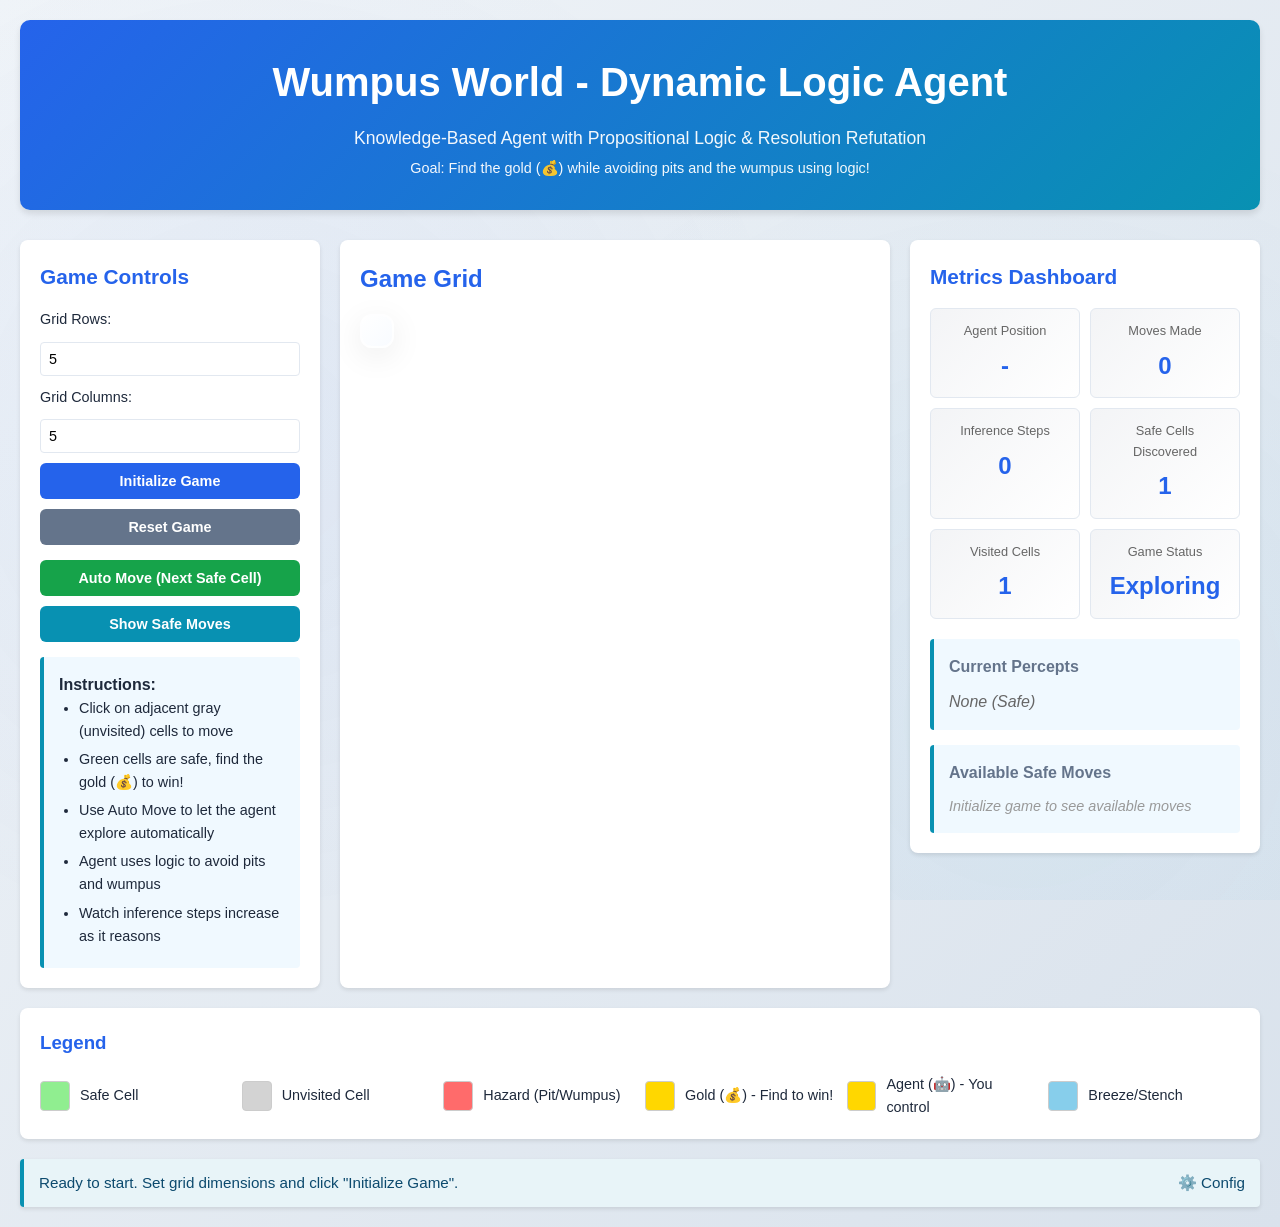
<file: index.html>
<!DOCTYPE html>
<html lang="en">
<head>
    <meta charset="UTF-8">
    <meta name="viewport" content="width=device-width, initial-scale=1.0">
    <title>Wumpus World - Logic Agent</title>
    <link rel="stylesheet" href="style.css">
</head>
<body>
    <div class="container">
        <!-- Header -->
        <header class="header">
            <h1> Wumpus World - Dynamic Logic Agent</h1>
            <p class="subtitle">Knowledge-Based Agent with Propositional Logic & Resolution Refutation</p>
            <p class="subtitle" style="font-size: 0.9em; margin-top: 5px;"> Goal: Find the gold (💰) while avoiding pits and the wumpus using logic!</p>
        </header>

        <!-- Main Content -->
        <div class="content">
            <!-- Control Panel -->
            <div class="control-panel">
                <h2>Game Controls</h2>
                
                <div class="control-group">
                    <label for="gridRows">Grid Rows:</label>
                    <input type="number" id="gridRows" min="3" max="10" value="5">
                    
                    <label for="gridCols">Grid Columns:</label>
                    <input type="number" id="gridCols" min="3" max="10" value="5">
                    
                    <button id="btnInit" class="btn btn-primary">Initialize Game</button>
                    <button id="btnReset" class="btn btn-secondary">Reset Game</button>
                </div>
                
                <div class="control-group">
                    <button id="btnAutoMove" class="btn btn-success">Auto Move (Next Safe Cell)</button>
                    <button id="btnGetSafeMoves" class="btn btn-info">Show Safe Moves</button>
                </div>

                <div class="info-box">
                    <p><strong>Instructions:</strong></p>
                    <ul>
                        <li>Click on adjacent gray (unvisited) cells to move</li>
                        <li>Green cells are safe, find the gold (💰) to win!</li>
                        <li>Use Auto Move to let the agent explore automatically</li>
                        <li>Agent uses logic to avoid pits and wumpus</li>
                        <li>Watch inference steps increase as it reasons</li>
                    </ul>
                </div>
            </div>

            <!-- Grid Display -->
            <div class="grid-section">
                <h2>Game Grid</h2>
                <div id="gameGrid" class="game-grid"></div>
            </div>

            <!-- Metrics Dashboard -->
            <div class="metrics-panel">
                <h2>Metrics Dashboard</h2>
                
                <div class="metrics-grid">
                    <div class="metric-card">
                        <div class="metric-label">Agent Position</div>
                        <div class="metric-value" id="agentPos">-</div>
                    </div>
                    
                    <div class="metric-card">
                        <div class="metric-label">Moves Made</div>
                        <div class="metric-value" id="moveCount">0</div>
                    </div>
                    
                    <div class="metric-card">
                        <div class="metric-label">Inference Steps</div>
                        <div class="metric-value" id="inferenceCount">0</div>
                    </div>
                    
                    <div class="metric-card">
                        <div class="metric-label">Safe Cells Discovered</div>
                        <div class="metric-value" id="safeCellCount">1</div>
                    </div>
                    
                    <div class="metric-card">
                        <div class="metric-label">Visited Cells</div>
                        <div class="metric-value" id="visitedCount">1</div>
                    </div>
                    
                    <div class="metric-card">
                        <div class="metric-label">Game Status</div>
                        <div class="metric-value" id="gameStatus">Exploring</div>
                    </div>
                </div>

                <div class="percepts-box">
                    <h3>Current Percepts</h3>
                    <div id="perceptsList" class="percepts-list">
                        <span class="percept-none">None (Safe)</span>
                    </div>
                </div>

                <div class="safe-moves-box">
                    <h3>Available Safe Moves</h3>
                    <div id="safeMovesList" class="safe-moves-list">
                        <p class="info-text">Initialize game to see available moves</p>
                    </div>
                </div>
            </div>
        </div>

        <!-- Legend -->
        <div class="legend">
            <h3>Legend</h3>
            <div class="legend-items">
                <div class="legend-item">
                    <div class="legend-color" style="background-color: #90EE90;"></div>
                    <span>Safe Cell</span>
                </div>
                <div class="legend-item">
                    <div class="legend-color" style="background-color: #D3D3D3;"></div>
                    <span>Unvisited Cell</span>
                </div>
                <div class="legend-item">
                    <div class="legend-color" style="background-color: #FF6B6B;"></div>
                    <span>Hazard (Pit/Wumpus)</span>
                </div>
                <div class="legend-item">
                    <div class="legend-color" style="background-color: #FFD700;"></div>
                    <span>Gold (💰) - Find to win!</span>
                </div>
                <div class="legend-item">
                    <div class="legend-color" style="background-color: #FFD700;"></div>
                    <span>Agent (🤖) - You control</span>
                </div>
                <div class="legend-item">
                    <div class="legend-color" style="background-color: #87CEEB;"></div>
                    <span>Breeze/Stench</span>
                </div>
            </div>
        </div>

        <!-- Status Bar -->
        <div class="status-bar">
            <span id="statusMessage">Ready to start. Initialize game with chosen dimensions.</span>
            <span style="float: right; cursor: pointer;" onclick="showConfigModal()" title="Configure backend API">⚙️ Config</span>
        </div>

        <!-- Game Over Modal -->
        <div id="gameOverModal" class="modal">
            <div class="modal-content">
                <div class="modal-header">
                    <div id="modalTitle" class="modal-title win">🎉 You Win!</div>
                </div>
                <div id="modalMessage" class="modal-message">
                    You found the gold!
                </div>
                <div class="modal-stats">
                    <div class="stat-line">
                        <span class="stat-label">Moves Made:</span>
                        <span class="stat-value" id="finalMoves">0</span>
                    </div>
                    <div class="stat-line">
                        <span class="stat-label">Inference Steps:</span>
                        <span class="stat-value" id="finalInferences">0</span>
                    </div>
                    <div class="stat-line">
                        <span class="stat-label">Safe Cells Discovered:</span>
                        <span class="stat-value" id="finalSafeCells">0</span>
                    </div>
                </div>
                <div class="modal-buttons">
                    <button class="modal-btn modal-btn-primary" onclick="newGame()">Play Again</button>
                    <button class="modal-btn modal-btn-secondary" onclick="closeModal()">Continue</button>
                </div>
            </div>
        </div>

        <!-- Config Modal -->
        <div id="configModal" class="modal">
            <div class="modal-content">
                <div class="modal-header">
                    <div class="modal-title" style="color: #2563eb;">⚙️ Backend Configuration</div>
                </div>
                <div class="modal-message">
                    Set your backend API URL for deployment
                </div>
                <div style="margin-top: 20px;">
                    <label style="display: block; margin-bottom: 8px; font-weight: 500;">Backend URL:</label>
                    <input 
                        type="text" 
                        id="configBackendUrl" 
                        placeholder="https://your-backend.railway.app"
                        style="width: 100%; padding: 10px; border: 2px solid #e2e8f0; border-radius: 6px; font-size: 0.9em;"
                    >
                    <div style="font-size: 0.85em; color: #666; margin-top: 8px;">
                        Leave empty to use localhost:5000
                    </div>
                </div>
                <div class="modal-buttons">
                    <button class="modal-btn modal-btn-primary" onclick="saveBackendConfig()">Save</button>
                    <button class="modal-btn modal-btn-secondary" onclick="closeConfigModal()">Close</button>
                </div>
            </div>
        </div>
    </div>

    <script src="script.js"></script>
</body>
</html>
</file>
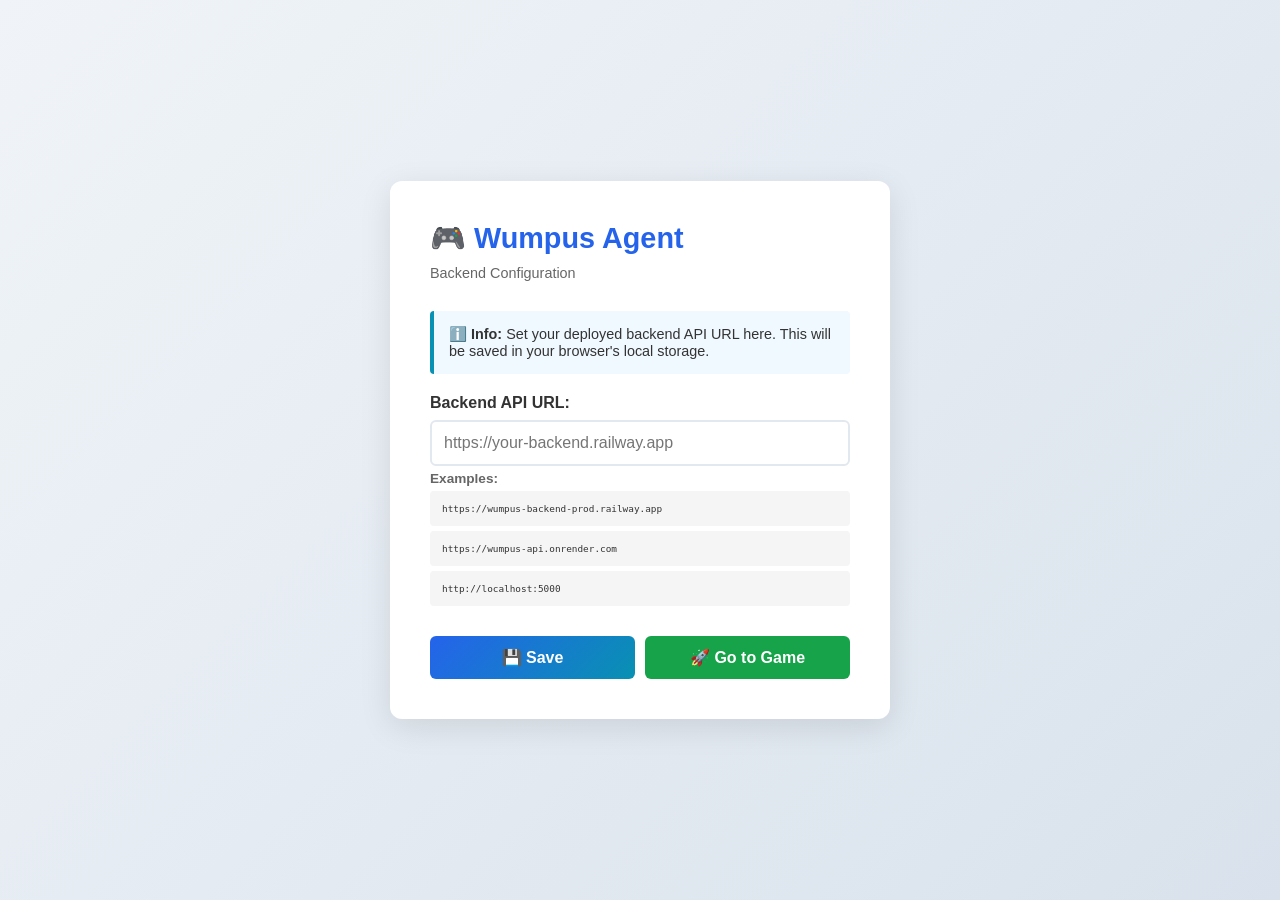
<file: config.html>
<!-- config.html - Quick configuration for deployed backend -->
<!DOCTYPE html>
<html lang="en">
<head>
    <meta charset="UTF-8">
    <meta name="viewport" content="width=device-width, initial-scale=1.0">
    <title>Wumpus Agent - Backend Configuration</title>
    <style>
        * {
            margin: 0;
            padding: 0;
            box-sizing: border-box;
        }
        
        body {
            font-family: 'Segoe UI', Tahoma, Geneva, Verdana, sans-serif;
            background: linear-gradient(135deg, #f0f4f8 0%, #d9e2ec 100%);
            min-height: 100vh;
            display: flex;
            align-items: center;
            justify-content: center;
            padding: 20px;
        }
        
        .config-container {
            background: white;
            border-radius: 12px;
            box-shadow: 0 8px 32px rgba(0, 0, 0, 0.1);
            padding: 40px;
            max-width: 500px;
            width: 100%;
        }
        
        h1 {
            color: #2563eb;
            margin-bottom: 10px;
            font-size: 1.8em;
        }
        
        .subtitle {
            color: #666;
            margin-bottom: 30px;
            font-size: 0.9em;
        }
        
        .info-box {
            background-color: #f0f9ff;
            border-left: 4px solid #0891b2;
            padding: 15px;
            margin-bottom: 20px;
            border-radius: 4px;
            font-size: 0.9em;
            color: #333;
        }
        
        .form-group {
            margin-bottom: 20px;
        }
        
        label {
            display: block;
            margin-bottom: 8px;
            font-weight: 600;
            color: #333;
        }
        
        input {
            width: 100%;
            padding: 12px;
            border: 2px solid #e2e8f0;
            border-radius: 6px;
            font-size: 1em;
            transition: border-color 0.3s ease;
        }
        
        input:focus {
            outline: none;
            border-color: #2563eb;
            box-shadow: 0 0 0 3px rgba(37, 99, 235, 0.1);
        }
        
        .helper-text {
            font-size: 0.85em;
            color: #666;
            margin-top: 5px;
        }
        
        .button-group {
            display: flex;
            gap: 10px;
            margin-top: 30px;
        }
        
        button {
            flex: 1;
            padding: 12px;
            border: none;
            border-radius: 6px;
            font-weight: 600;
            cursor: pointer;
            transition: all 0.3s ease;
            font-size: 1em;
        }
        
        .btn-save {
            background: linear-gradient(135deg, #2563eb, #0891b2);
            color: white;
        }
        
        .btn-save:hover {
            transform: translateY(-2px);
            box-shadow: 0 6px 20px rgba(37, 99, 235, 0.4);
        }
        
        .btn-go {
            background: #16a34a;
            color: white;
        }
        
        .btn-go:hover {
            background: #15803d;
            transform: translateY(-2px);
        }
        
        .status {
            margin-top: 20px;
            padding: 12px;
            border-radius: 6px;
            display: none;
        }
        
        .status.success {
            background-color: #dcfce7;
            color: #166534;
            border: 1px solid #86efac;
            display: block;
        }
        
        .status.error {
            background-color: #fee2e2;
            color: #991b1b;
            border: 1px solid #fca5a5;
            display: block;
        }
        
        .example {
            background: #f5f5f5;
            padding: 12px;
            border-radius: 4px;
            margin-top: 5px;
            font-family: monospace;
            font-size: 0.85em;
            word-break: break-all;
            color: #333;
        }
    </style>
</head>
<body>
    <div class="config-container">
        <h1>🎮 Wumpus Agent</h1>
        <p class="subtitle">Backend Configuration</p>
        
        <div class="info-box">
            <strong>ℹ️ Info:</strong> Set your deployed backend API URL here. This will be saved in your browser's local storage.
        </div>
        
        <form id="configForm" onsubmit="saveConfig(event)">
            <div class="form-group">
                <label for="backendUrl">Backend API URL:</label>
                <input 
                    type="url" 
                    id="backendUrl" 
                    placeholder="https://your-backend.railway.app"
                    required
                >
                <div class="helper-text">
                    <strong>Examples:</strong>
                    <div class="example">https://wumpus-backend-prod.railway.app</div>
                    <div class="example">https://wumpus-api.onrender.com</div>
                    <div class="example">http://localhost:5000</div>
                </div>
            </div>
            
            <div class="button-group">
                <button type="submit" class="btn-save">💾 Save</button>
                <button type="button" class="btn-go" onclick="goToGame()">🚀 Go to Game</button>
            </div>
        </form>
        
        <div id="status" class="status"></div>
    </div>
    
    <script>
        // Load saved URL on page load
        window.addEventListener('DOMContentLoaded', () => {
            const saved = sessionStorage.getItem('BACKEND_URL');
            if (saved) {
                document.getElementById('backendUrl').value = saved;
            }
        });
        
        function saveConfig(event) {
            event.preventDefault();
            
            const url = document.getElementById('backendUrl').value.trim();
            const statusEl = document.getElementById('status');
            
            // Basic validation
            if (!url.startsWith('http://') && !url.startsWith('https://')) {
                statusEl.textContent = '❌ Error: URL must start with http:// or https://';
                statusEl.className = 'status error';
                return;
            }
            
            try {
                // Store in sessionStorage (persists during session)
                sessionStorage.setItem('BACKEND_URL', url);
                
                statusEl.textContent = '✅ Backend URL saved! You can now go to the game.';
                statusEl.className = 'status success';
                
                // Auto-redirect after 2 seconds
                setTimeout(() => {
                    goToGame();
                }, 2000);
            } catch (error) {
                statusEl.textContent = '❌ Error saving configuration: ' + error.message;
                statusEl.className = 'status error';
            }
        }
        
        function goToGame() {
            window.location.href = 'index.html';
        }
    </script>
</body>
</html>
</file>
<file: style.css>
* {
    margin: 0;
    padding: 0;
    box-sizing: border-box;
}

:root {
    --primary-color: #2563eb;
    --secondary-color: #64748b;
    --success-color: #16a34a;
    --danger-color: #dc2626;
    --warning-color: #ea580c;
    --info-color: #0891b2;
    --bg-color: #f8fafc;
    --card-bg: #ffffff;
    --border-color: #e2e8f0;
    --text-color: #1e293b;
}

body {
    font-family: 'Segoe UI', Tahoma, Geneva, Verdana, sans-serif;
    background: linear-gradient(135deg, #f0f4f8 0%, #d9e2ec 100%);
    color: var(--text-color);
    line-height: 1.6;
    min-height: 100vh;
    position: relative;
}

body::before {
    content: '';
    position: fixed;
    top: 0;
    left: 0;
    right: 0;
    bottom: 0;
    background-image: 
        radial-gradient(circle at 20% 50%, rgba(37, 99, 235, 0.05) 0%, transparent 50%),
        radial-gradient(circle at 80% 80%, rgba(14, 165, 233, 0.05) 0%, transparent 50%);
    pointer-events: none;
    z-index: -1;
}

.container {
    max-width: 1400px;
    margin: 0 auto;
    padding: 20px;
    position: relative;
    z-index: 1;
}

/* Header */
.header {
    background: linear-gradient(135deg, var(--primary-color), var(--info-color));
    color: white;
    padding: 30px;
    border-radius: 10px;
    margin-bottom: 30px;
    box-shadow: 0 4px 6px rgba(0, 0, 0, 0.1);
    text-align: center;
}

.header h1 {
    font-size: 2.5em;
    margin-bottom: 10px;
}

.subtitle {
    font-size: 1.1em;
    opacity: 0.95;
}

/* Content Layout */
.content {
    display: grid;
    grid-template-columns: 300px 1fr 350px;
    gap: 20px;
    margin-bottom: 20px;
}

/* Control Panel */
.control-panel {
    background: var(--card-bg);
    padding: 20px;
    border-radius: 8px;
    box-shadow: 0 2px 4px rgba(0, 0, 0, 0.1);
    height: fit-content;
}

.control-panel h2 {
    font-size: 1.3em;
    margin-bottom: 15px;
    color: var(--primary-color);
}

.control-group {
    margin-bottom: 15px;
    display: flex;
    flex-direction: column;
    gap: 10px;
}

.control-group label {
    font-weight: 500;
    font-size: 0.9em;
}

.control-group input {
    padding: 8px;
    border: 1px solid var(--border-color);
    border-radius: 4px;
    font-size: 0.9em;
}

/* Buttons */
.btn {
    padding: 10px 15px;
    border: none;
    border-radius: 6px;
    font-size: 0.9em;
    font-weight: 600;
    cursor: pointer;
    transition: all 0.3s ease;
    width: 100%;
}

.btn-primary {
    background-color: var(--primary-color);
    color: white;
}

.btn-primary:hover {
    background-color: #1d4ed8;
    transform: translateY(-2px);
}

.btn-secondary {
    background-color: var(--secondary-color);
    color: white;
}

.btn-secondary:hover {
    background-color: #475569;
}

.btn-success {
    background-color: var(--success-color);
    color: white;
}

.btn-success:hover {
    background-color: #15803d;
}

.btn-info {
    background-color: var(--info-color);
    color: white;
}

.btn-info:hover {
    background-color: #0e7490;
}

/* Info Boxes */
.info-box, .percepts-box, .safe-moves-box {
    background-color: #f0f9ff;
    border-left: 4px solid var(--info-color);
    padding: 15px;
    border-radius: 4px;
    margin-top: 15px;
}

.info-box ul {
    margin-left: 20px;
    font-size: 0.9em;
}

.info-box li {
    margin-bottom: 5px;
}

/* Grid Section */
.grid-section {
    background: var(--card-bg);
    padding: 20px;
    border-radius: 8px;
    box-shadow: 0 2px 4px rgba(0, 0, 0, 0.1);
}

.grid-section h2 {
    margin-bottom: 15px;
    color: var(--primary-color);
}

.game-grid {
    display: inline-grid;
    gap: 5px;
    padding: 15px;
    background: linear-gradient(135deg, #ffffff 0%, #f8fbff 100%);
    border-radius: 12px;
    box-shadow: 0 8px 32px rgba(0, 0, 0, 0.08);
    border: 2px solid rgba(255, 255, 255, 0.8);
}

.grid-cell {
    width: 50px;
    height: 50px;
    border: 2px solid rgba(200, 200, 200, 0.3);
    border-radius: 8px;
    display: flex;
    align-items: center;
    justify-content: center;
    cursor: pointer;
    font-weight: bold;
    transition: all 0.3s cubic-bezier(0.4, 0, 0.2, 1);
    position: relative;
    font-size: 1.1em;
    box-shadow: 0 2px 4px rgba(0, 0, 0, 0.05);
}

.grid-cell:hover {
    transform: scale(1.08);
    box-shadow: 0 4px 12px rgba(0, 0, 0, 0.15);
}

.cell-safe {
    background: linear-gradient(135deg, #90EE90 0%, #7BC67B 100%);
    color: #1a5e1a;
    box-shadow: 0 4px 8px rgba(0, 0, 0, 0.1);
}

.cell-unvisited {
    background: linear-gradient(135deg, #E8E8E8 0%, #D3D3D3 100%);
    color: #666;
    cursor: not-allowed;
    opacity: 0.7;
}

.cell-hazard {
    background: linear-gradient(135deg, #FF6B6B 0%, #EE5A52 100%);
    color: white;
    box-shadow: 0 4px 12px rgba(255, 107, 107, 0.3);
}

.cell-gold {
    background: linear-gradient(135deg, #FFD700 0%, #FFC700 100%);
    color: #000;
    font-weight: bold;
    box-shadow: 0 4px 12px rgba(255, 215, 0, 0.3);
}

.cell-breeze-stench {
    background: linear-gradient(135deg, #87CEEB 0%, #6BB6D6 100%);
    color: white;
    box-shadow: 0 4px 8px rgba(135, 206, 235, 0.3);
}

.grid-cell.unvisited-adjacent:hover {
    background-color: #b0b0b0;
    cursor: pointer;
}

.cell-info {
    font-size: 0.7em;
    position: absolute;
    bottom: 2px;
    right: 2px;
}

/* Metrics Panel */
.metrics-panel {
    background: var(--card-bg);
    padding: 20px;
    border-radius: 8px;
    box-shadow: 0 2px 4px rgba(0, 0, 0, 0.1);
    height: fit-content;
    max-height: calc(100vh - 200px);
    overflow-y: auto;
}

.metrics-panel h2 {
    font-size: 1.3em;
    margin-bottom: 15px;
    color: var(--primary-color);
}

.metrics-grid {
    display: grid;
    grid-template-columns: 1fr 1fr;
    gap: 10px;
    margin-bottom: 20px;
}

.metric-card {
    background: linear-gradient(135deg, #f3f4f6, #fff);
    border: 1px solid var(--border-color);
    border-radius: 6px;
    padding: 12px;
    text-align: center;
}

.metric-label {
    font-size: 0.8em;
    color: #666;
    font-weight: 500;
    margin-bottom: 5px;
}

.metric-value {
    font-size: 1.5em;
    font-weight: bold;
    color: var(--primary-color);
}

.percepts-box h3, .safe-moves-box h3 {
    font-size: 1em;
    margin-bottom: 10px;
    color: var(--secondary-color);
}

.percepts-list {
    display: flex;
    flex-wrap: wrap;
    gap: 8px;
}

.percept-item, .safe-move-item {
    background-color: var(--info-color);
    color: white;
    padding: 6px 10px;
    border-radius: 20px;
    font-size: 0.85em;
    font-weight: 500;
}

.percept-none {
    color: #666;
    font-style: italic;
}

.safe-moves-list {
    display: flex;
    flex-direction: column;
    gap: 8px;
}

.safe-move-item {
    background-color: var(--success-color);
    padding: 8px 10px;
    text-align: center;
}

.info-text {
    color: #999;
    font-size: 0.9em;
    font-style: italic;
}

/* Legend */
.legend {
    background: var(--card-bg);
    padding: 20px;
    border-radius: 8px;
    box-shadow: 0 2px 4px rgba(0, 0, 0, 0.1);
    margin-bottom: 20px;
}

.legend h3 {
    margin-bottom: 15px;
    color: var(--primary-color);
}

.legend-items {
    display: grid;
    grid-template-columns: repeat(auto-fit, minmax(150px, 1fr));
    gap: 10px;
}

.legend-item {
    display: flex;
    align-items: center;
    gap: 10px;
    font-size: 0.9em;
}

.legend-color {
    width: 30px;
    height: 30px;
    border-radius: 4px;
    border: 1px solid #ccc;
}

/* Status Bar */
.status-bar {
    background-color: #e8f4f8;
    border-left: 4px solid var(--info-color);
    padding: 12px 15px;
    border-radius: 4px;
    font-size: 0.95em;
    color: #0c4a6e;
    box-shadow: 0 2px 4px rgba(0, 0, 0, 0.1);
}

/* Responsive Design */
@media (max-width: 1200px) {
    .content {
        grid-template-columns: 1fr;
    }
    
    .control-panel, .metrics-panel {
        height: auto;
        max-height: none;
    }
    
    .metrics-grid {
        grid-template-columns: repeat(3, 1fr);
    }
}

@media (max-width: 768px) {
    .header h1 {
        font-size: 1.8em;
    }
    
    .metrics-grid {
        grid-template-columns: repeat(2, 1fr);
    }
    
    .legend-items {
        grid-template-columns: 1fr;
    }
}

/* Loading and Animation */
@keyframes pulse {
    0%, 100% {
        opacity: 1;
    }
    50% {
        opacity: 0.5;
    }
}

.loading {
    animation: pulse 1.5s ease-in-out infinite;
}

/* Scrollbar styling */
::-webkit-scrollbar {
    width: 8px;
}

::-webkit-scrollbar-track {
    background: var(--bg-color);
}

::-webkit-scrollbar-thumb {
    background: var(--border-color);
    border-radius: 4px;
}

::-webkit-scrollbar-thumb:hover {
    background: var(--secondary-color);
}

/* Game Over Modal */
.modal {
    display: none;
    position: fixed;
    z-index: 1000;
    left: 0;
    top: 0;
    width: 100%;
    height: 100%;
    background-color: rgba(0, 0, 0, 0.5);
    backdrop-filter: blur(4px);
    animation: fadeIn 0.3s ease;
}

.modal.show {
    display: flex;
    align-items: center;
    justify-content: center;
}

@keyframes fadeIn {
    from { opacity: 0; }
    to { opacity: 1; }
}

.modal-content {
    background: linear-gradient(135deg, #ffffff 0%, #f8fbff 100%);
    padding: 40px;
    border-radius: 16px;
    text-align: center;
    box-shadow: 0 20px 60px rgba(0, 0, 0, 0.3);
    max-width: 500px;
    width: 90%;
    animation: slideUp 0.4s cubic-bezier(0.4, 0, 0.2, 1);
    border: 2px solid rgba(255, 255, 255, 0.8);
}

@keyframes slideUp {
    from {
        transform: translateY(50px);
        opacity: 0;
    }
    to {
        transform: translateY(0);
        opacity: 1;
    }
}

.modal-header {
    margin-bottom: 20px;
}

.modal-title {
    font-size: 2.5em;
    margin-bottom: 10px;
    font-weight: 700;
}

.modal-title.win {
    color: #16a34a;
}

.modal-title.lose {
    color: #dc2626;
}

.modal-message {
    font-size: 1.1em;
    color: #666;
    margin-bottom: 10px;
    line-height: 1.6;
}

.modal-stats {
    background-color: #f0f9ff;
    border-left: 4px solid var(--info-color);
    padding: 15px;
    margin: 20px 0;
    border-radius: 8px;
    text-align: left;
}

.stat-line {
    display: flex;
    justify-content: space-between;
    margin: 8px 0;
    font-size: 1em;
}

.stat-label {
    font-weight: 500;
    color: #333;
}

.stat-value {
    color: var(--primary-color);
    font-weight: 700;
}

.modal-buttons {
    display: flex;
    gap: 10px;
    margin-top: 25px;
    justify-content: center;
}

.modal-btn {
    padding: 12px 25px;
    border: none;
    border-radius: 8px;
    font-size: 1em;
    font-weight: 600;
    cursor: pointer;
    transition: all 0.3s ease;
    min-width: 140px;
}

.modal-btn-primary {
    background: linear-gradient(135deg, var(--primary-color), var(--info-color));
    color: white;
}

.modal-btn-primary:hover {
    transform: translateY(-2px);
    box-shadow: 0 6px 20px rgba(37, 99, 235, 0.4);
}

.modal-btn-secondary {
    background-color: var(--secondary-color);
    color: white;
}

.modal-btn-secondary:hover {
    background-color: #475569;
    transform: translateY(-2px);
}
</file>
